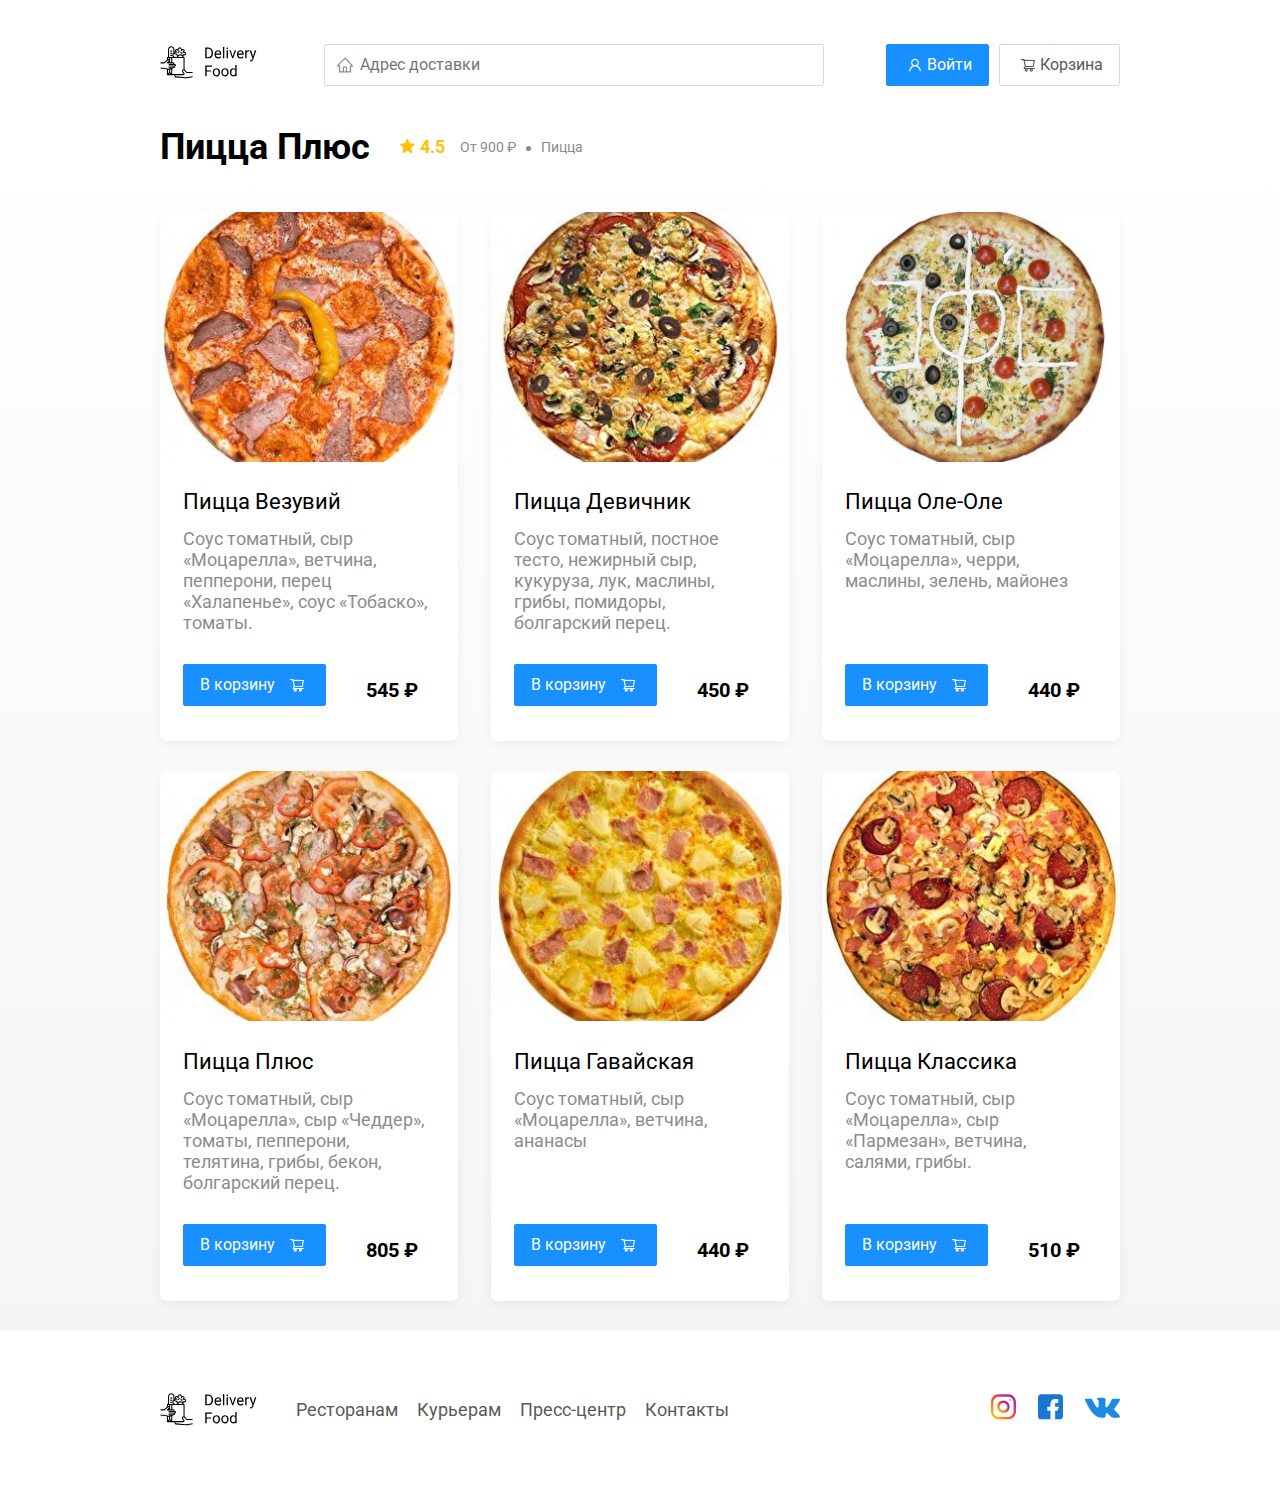
<file: restaurant.html>
<!DOCTYPE html>
<html lang="ru">
<head>
	<meta charset="UTF-8"/>
	<meta name="viewport" content="width=device-width, initial-scale=1.0"/>
	<title>PizzaBurger — доставка еды на дом</title>
	<link
			href="https://fonts.googleapis.com/css?family=Roboto:400,700&display=swap&subset=cyrillic"
			rel="stylesheet"
	/>
	<link rel="stylesheet" href="css/normalize.css"/>
	<link rel="stylesheet" href="css/style.css"/>
</head>
<body>
	<div class="container">
		<header class="header">
			<a href="index.html" class="logo">
				<img src="img/icon/logo.svg" alt="Logo"/>
			</a>
			<label class="address">
				<input type="text" class="input input-address" placeholder="Адрес доставки"/>
			</label>
			<div class="buttons">
				<button class="button button-primary button-auth">
					<span class="button-auth-svg"></span>
					<span class="button-text">Войти</span>
				</button>
				<button class="button" id="cart-button">
					<span class="button-cart-svg"></span>
					<span class="button-text">Корзина</span>
				</button>
			</div>
		</header>
	</div>
	<!-- /.container  -->

	<main class="main">
		<div class="container">
			<section class="menu">
				<div class="section-heading">
					<h2 class="section-title restaurant-title">Пицца Плюс</h2>
					<div class="card-info">
						<div class="rating">
							4.5
						</div>
						<div class="price">От 900 ₽</div>
						<div class="category">Пицца</div>
					</div>
					<!-- /.card-info -->
				</div>
				<div class="cards cards-menu">
					<div class="card">
						<img src="img/pizza-plus/pizza-vesuvius.jpg" alt="image" class="card-image"/>
						<div class="card-text">
							<div class="card-heading">
								<h3 class="card-title card-title-reg">Пицца Везувий</h3>
							</div>
							<!-- /.card-heading -->
							<div class="card-info">
								<div class="ingredients">Соус томатный, сыр «Моцарелла», ветчина, пепперони, перец
								                         «Халапенье», соус «Тобаско», томаты.
								</div>
							</div>
							<!-- /.card-info -->
							<div class="card-buttons">
								<button class="button button-primary button-add-cart">
									<span class="button-card-text">В корзину</span>
									<span class="button-cart-svg"></span>
								</button>
								<strong class="card-price-bold">545 ₽</strong>
							</div>
						</div>
						<!-- /.card-text -->
					</div>
					<!-- /.card -->

					<div class="card">
						<img src="img/pizza-plus/pizza-girls.jpg" alt="image" class="card-image"/>
						<div class="card-text">
							<div class="card-heading">
								<h3 class="card-title card-title-reg">Пицца Девичник</h3>
							</div>
							<!-- /.card-heading -->
							<div class="card-info">
								<div class="ingredients">Соус томатный, постное тесто, нежирный сыр, кукуруза, лук, маслины,
								                         грибы, помидоры, болгарский перец.
								</div>
							</div>
							<!-- /.card-info -->
							<div class="card-buttons">
								<button class="button button-primary button-add-cart">
									<span class="button-card-text">В корзину</span>
									<span class="button-cart-svg"></span>
								</button>
								<strong class="card-price-bold">450 ₽</strong>
							</div>
						</div>
						<!-- /.card-text -->
					</div>
					<!-- /.card -->

					<div class="card">
						<img src="img/pizza-plus/pizza-oleole.jpg" alt="image" class="card-image"/>
						<div class="card-text">
							<div class="card-heading">
								<h3 class="card-title card-title-reg">Пицца Оле-Оле</h3>
							</div>
							<!-- /.card-heading -->
							<div class="card-info">
								<div class="ingredients">Соус томатный, сыр «Моцарелла», черри, маслины, зелень, майонез
								</div>
							</div>
							<!-- /.card-info -->
							<div class="card-buttons">
								<button class="button button-primary button-add-cart">
									<span class="button-card-text">В корзину</span>
									<span class="button-cart-svg"></span>
								</button>
								<strong class="card-price-bold">440 ₽</strong>
							</div>
						</div>
						<!-- /.card-text -->
					</div>
					<!-- /.card -->

					<div class="card">
						<img src="img/pizza-plus/pizza-plus.jpg" alt="image" class="card-image"/>
						<div class="card-text">
							<div class="card-heading">
								<h3 class="card-title card-title-reg">Пицца Плюс</h3>
							</div>
							<!-- /.card-heading -->
							<div class="card-info">
								<div class="ingredients">Соус томатный, сыр «Моцарелла», сыр «Чеддер», томаты, пепперони,
								                         телятина, грибы, бекон, болгарский перец.
								</div>
							</div>
							<!-- /.card-info -->
							<div class="card-buttons">
								<button class="button button-primary button-add-cart">
									<span class="button-card-text">В корзину</span>
									<span class="button-cart-svg"></span>
								</button>
								<strong class="card-price-bold">805 ₽</strong>
							</div>
						</div>
						<!-- /.card-text -->
					</div>
					<!-- /.card -->

					<div class="card">
						<img src="img/pizza-plus/pizza-hawaiian.jpg" alt="image" class="card-image"/>
						<div class="card-text">
							<div class="card-heading">
								<h3 class="card-title card-title-reg">Пицца Гавайская</h3>
							</div>
							<!-- /.card-heading -->
							<div class="card-info">
								<div class="ingredients">Соус томатный, сыр «Моцарелла», ветчина, ананасы</div>
							</div>
							<!-- /.card-info -->
							<div class="card-buttons">
								<button class="button button-primary button-add-cart">
									<span class="button-card-text">В корзину</span>
									<span class="button-cart-svg"></span>
								</button>
								<strong class="card-price-bold">440 ₽</strong>
							</div>
						</div>
						<!-- /.card-text -->
					</div>
					<!-- /.card -->

					<div class="card">
						<img src="img/pizza-plus/pizza-classic.jpg" alt="image" class="card-image"/>
						<div class="card-text">
							<div class="card-heading">
								<h3 class="card-title card-title-reg">Пицца Классика</h3>
							</div>
							<!-- /.card-heading -->
							<div class="card-info">
								<div class="ingredients">Соус томатный, сыр «Моцарелла», сыр «Пармезан», ветчина, салями,
								                         грибы.
								</div>
							</div>
							<!-- /.card-info -->
							<div class="card-buttons">
								<button class="button button-primary button-add-cart">
									<span class="button-card-text">В корзину</span>
									<span class="button-cart-svg"></span>
								</button>
								<strong class="card-price-bold">510 ₽</strong>
							</div>
						</div>
						<!-- /.card-text -->
					</div>
					<!-- /.card -->
				</div>
				<!-- /.cards -->
			</section>
		</div>
		<!-- /.container -->
	</main>

	<footer class="footer">
		<div class="container">
			<div class="footer-block">
				<img src="img/icon/logo.svg" alt="logo" class="logo footer-logo"/>
				<nav class="footer-nav">
					<a href="#" class="footer-link">Ресторанам </a>
					<a href="#" class="footer-link">Курьерам</a>
					<a href="#" class="footer-link">Пресс-центр</a>
					<a href="#" class="footer-link">Контакты</a>
				</nav>
				<div class="social-links">
					<a href="#" class="social-link"><img src="img/social/instagram.svg" alt="instagram"/></a>
					<a href="#" class="social-link"><img src="img/social/fb.svg" alt="facebook"/></a>
					<a href="#" class="social-link"><img src="img/social/vk.svg" alt="vk"/></a>
				</div>
				<!-- /.social-links -->
			</div>
			<!-- /.footer-block -->
		</div>
	</footer>

	<div class="modal modal-cart">
		<div class="modal-dialog">
			<div class="modal-header">
				<h3 class="modal-title">Корзина</h3>
				<button class="close">&times;</button>
			</div>
			<!-- /.modal-header -->
			<div class="modal-body">
				<div class="food-row">
					<span class="food-name">Ролл угорь стандарт</span>
					<strong class="food-price">250 ₽</strong>
					<div class="food-counter">
						<button class="counter-button">-</button>
						<span class="counter">1</span>
						<button class="counter-button">+</button>
					</div>
				</div>
				<!-- /.foods-row -->
				<div class="food-row">
					<span class="food-name">Ролл угорь стандарт</span>
					<strong class="food-price">250 ₽</strong>
					<div class="food-counter">
						<button class="counter-button">-</button>
						<span class="counter">1</span>
						<button class="counter-button">+</button>
					</div>
				</div>
				<!-- /.foods-row -->
				<div class="food-row">
					<span class="food-name">Ролл угорь стандарт</span>
					<strong class="food-price">250 ₽</strong>
					<div class="food-counter">
						<button class="counter-button">-</button>
						<span class="counter">1</span>
						<button class="counter-button">+</button>
					</div>
				</div>
				<!-- /.foods-row -->
				<div class="food-row">
					<span class="food-name">Ролл угорь стандарт</span>
					<strong class="food-price">250 ₽</strong>
					<div class="food-counter">
						<button class="counter-button">-</button>
						<span class="counter">1</span>
						<button class="counter-button">+</button>
					</div>
				</div>
				<!-- /.foods-row -->
			</div>
			<!-- /.modal-body -->
			<div class="modal-footer">
				<span class="modal-pricetag">1250 ₽</span>
				<div class="footer-buttons">
					<button class="button button-primary">Оформить заказ</button>
					<button class="button clear-cart">Отмена</button>
				</div>
			</div>
			<!-- /.modal-footer -->
		</div>
		<!-- /.modal-dialog -->
	</div>


	<script src="js/main.js"></script>
</body>
</html>
</file>
<file: css/style.css>
* {
    box-sizing: border-box;
}

body {
    font-family: "Roboto", sans-serif;
    padding-top: 44px;
}

a,
button {
    cursor: pointer;
    color: inherit;
}

.hide {
    display: none;
}

.container {
    max-width: 1200px;
    margin: auto;
}

.header {
    display: flex;
    align-items: center;
    justify-content: space-between;
    margin-bottom: 40px;
}

.input {
    background-color: #ffffff;
    border: 1px solid #d9d9d9;
    border-radius: 2px;
    font-size: 16px;
    line-height: 24px;
    padding: 8px 8px 8px 35px;
    background-repeat: no-repeat;
    background-position: left 11px center;
}

.address {
    flex: 0.8;
}

.input-address {
    width: 100%;
    background-image: url(../img/icon/home.svg);
}

.search {
    margin-left: auto;
}

.input-search {
    width: 300px;
    background-image: url(../img/icon/search.svg);

}

.buttons {
    display: flex;
    align-items: center;
}

.button {
    display: flex;
    align-items: center;
    padding: 8px 16px;
    background: #ffffff;
    border: 1px solid #d9d9d9;
    box-sizing: border-box;
    box-shadow: 0 0 2px rgba(0, 0, 0, 0.0015);
    border-radius: 2px;
    color: #595959;
    font-size: 16px;
    line-height: 24px;
}

.button:hover {
    background: #1890ff;
    border: 1px solid #1890ff;
    color: #fff;
}


.button-primary {
    background: #1890ff;
    border: 1px solid #1890ff;
    color: #fff;
    margin-right: 10px;
}

.button-primary:hover {
    background: #ffffff;
    border: 1px solid #d9d9d9;
    color: #595959;
}

.button-icon {
    margin-right: 6px;
}

.button-card-text {
    margin-right: 10px;
}

.button-auth {
    background-position: 20px 13px;
}

.button-primary .button-auth-svg {
    width: 24px;
    height: 24px;
    background-color: #fff;
    -webkit-mask: url("../img/icon/user.svg") no-repeat 50% 50%;
    mask: url("../img/icon/user.svg") no-repeat 50% 50%;
    background-repeat: no-repeat;
}

.button-primary:hover .button-auth-svg {
    background-color: #595959;
}

.button .button-cart-svg {
    width: 24px;
    height: 24px;
    background-color: #595959;
    -webkit-mask: url("../img/icon/shopping-cart.svg") no-repeat 50% 50%;
    mask: url("../img/icon/shopping-cart.svg") no-repeat 50% 50%;
    background-repeat: no-repeat;
}

.button-primary .button-cart-svg {
    background-color: #fff;
}

.button:hover .button-cart-svg {
    background-color: #fff;
}

.button-primary:hover .button-cart-svg {
    background-color: #595959;
}

.button-cart {
    display: none;
    margin: 0 5px;
}

.button-out {
    display: none;
    margin: 0 5px;
}

.user-name {
    display: none;
    margin-right: 20px;
    margin-left: auto;
    font-weight: bold;
    font-size: 18px;
    max-width: 200px;
    overflow: hidden;
}

.promo-slider {

    width: 600px;
    height: 300px;

}

.promo {
    box-shadow: 0 7px 12px rgba(158, 158, 163, 0.1);
    border-radius: 10px;
    padding: 68px 70px;
    margin-bottom: 56px;
}

.pizza {
    background: #fff1b8 url(../img/promo/pizza.png) no-repeat top -100px right -250px / 830px
}

.kebab {
    background: #D6E4FF url(../img/promo/kebab.png) no-repeat top 45px right 40px / 450px;
}

.vegetables {
    background: #FFF566 url(../img/promo/vegetables.png) no-repeat top 0 right 0 / 825px
}

.sushi {
    background: #FFF1F0 url(../img/promo/sushi.png) no-repeat top 10px right 15px / 500px
}

.promo-title {
    font-style: normal;
    font-weight: bold;
    font-size: 39px;
    line-height: 46px;
    color: #302c34;
}

.promo-text {
    font-style: normal;
    font-weight: normal;
    font-size: 24px;
    line-height: 28px;
    color: #302c34;
    max-width: 538px;
}

.main {
    background: linear-gradient(180deg, rgba(245, 245, 245, 0) 1.04%, #f5f5f5 100%);
}

.section-heading {
    display: flex;
    align-items: center;
    margin-bottom: 44px;
}

.section-title {
    font-style: normal;
    font-weight: bold;
    font-size: 36px;
    line-height: 42px;
    margin: 0 30px 0 0;
    color: #000000;
}

.cards {
    display: flex;
    align-items: flex-start;
    justify-content: space-between;
    flex-wrap: wrap;
}

.card {
    background: #ffffff;
    box-shadow: 0 4px 12px rgba(0, 0, 0, 0.05);
    border-radius: 7px;
    overflow: hidden;
    margin-bottom: 30px;
    flex-basis: 31%;
    text-decoration: none;

}

.card-restaurant {
    cursor: pointer
}

.card-image {
    width: 100%;
    height: 250px;
    object-fit: cover;
}


.card-text {
    padding: 20px 23px 35px;
    min-height: 275px;
    display: flex;
    flex-direction: column;
}



.restaurants .card-text {
    min-height: auto;
}

.card-heading {
    display: flex;
    align-items: center;
    justify-content: space-between;
    margin-bottom: 10px;
}

.card-title {
    margin: 0;
    font-style: normal;
    font-weight: bold;
    font-size: 22px;
    line-height: 32px;
}

.card-title-reg {
    font-weight: 400;
}

.card-tag {
    font-style: normal;
    font-weight: normal;
    font-size: 12px;
    line-height: 20px;
    color: #ffffff;
    background: #262626;
    border-radius: 2px;
    padding: 1px 8px;
}

.card-info {
    display: flex;
    align-items: center;
    flex-wrap: wrap;
}

.card-buttons {
    display: flex;
    margin-top: 24px;
    flex-grow: 1;
    align-items: flex-end;
}

.card-price-bold {
    font-weight: bold;
    font-size: 20px;
    line-height: 32px;
    margin-left: 30px;
}

.rating {
    background-image: url("../img/icon/rating.svg");
    background-repeat: no-repeat;
    background-position: 0 7px;
    padding-left: 20px;
    margin-right: 26px;
    color: #ffc107;
    font-weight: bold;
    font-size: 18px;
    line-height: 32px;
}

.price,
.category {
    color: #8c8c8c;
    font-size: 18px;
    line-height: 32px;
}

.price {
    margin-right: 10px;
}

.ingredients {
    color: #8c8c8c;
    font-size: 18px;
    line-height: 21px;
}

.category {
    text-overflow: ellipsis;
    overflow: hidden;
    white-space: nowrap;
    max-width: 150px;
}

.price:after {
    content: "";
    width: 5px;
    height: 5px;
    background-color: #8c8c8c;
    display: inline-block;
    vertical-align: middle;
    border-radius: 50%;
    margin-left: 10px;
}

.footer {
    padding: 60px 0;
}

.footer-block {
    display: flex;
    align-items: center;
    justify-content: space-between;
}

.footer-nav {
    margin-left: 35px;
    margin-right: auto;
}

.footer-link {
    display: inline-block;
    color: #595959;
    font-style: normal;
    font-weight: normal;
    font-size: 18px;
    line-height: 21px;
    text-decoration: none;
}

.footer-link:not(:last-child) {
    margin-right: 15px;
}

.social-links {
    display: flex;
    align-items: center;
}

.social-link:not(:last-child) {
    margin-right: 21px;
}

.modal {
    position: fixed;
    left: 0;
    top: 0;
    width: 100%;
    height: 100%;
    background: rgba(0, 0, 0, 0.4);
    display: none;
    z-index: 999;
}

.modal-auth {
    position: fixed;
    left: 0;
    top: 0;
    width: 100%;
    height: 100%;
    background: rgba(0, 0, 0, 0.4);
    display: none;
    z-index: 999;
}

.is-open {
    display: flex;
}

.modal-dialog {
    max-width: 780px;
    width: 95%;
    background: #ffffff;
    border-radius: 5px;
    margin: auto;
    padding: 40px 45px;
}

.modal-dialog-auth {
    width: auto;
    position: relative;
}

.label-auth {
    display: block;
    margin: 30px;
}

.label-auth span {
    width: 80px;
    display: inline-block;
}

.modal-header {
    display: flex;
    align-items: center;
    justify-content: space-between;
    margin-bottom: 45px;
}

.modal-title {
    margin: 0;
    font-weight: bold;
    font-size: 36px;
    line-height: 42px;
}

.close {
    font-size: 36px;
    border: none;
    background-color: transparent;
}

.close-auth {
    font-size: 36px;
    border: none;
    background-color: transparent;
    position: absolute;
    top: 10px;
    right: 20px;
}

.modal-body {
    margin-bottom: 22px;
}

.food-row {
    display: flex;
    align-items: flex-start;
    justify-content: space-between;
    padding-bottom: 8px;
    border-bottom: 1px solid #d9d9d9;
    margin-bottom: 15px;
}

.food-name {
    font-weight: normal;
    font-size: 18px;
    line-height: 32px;
}

.food-price {
    margin-left: auto;
    margin-right: 47px;
    font-weight: bold;
    font-size: 20px;
    line-height: 32px;
}

.food-counter {
    display: flex;
    align-items: center;
}

.counter-button {
    display: flex;
    align-items: center;
    justify-content: center;
    width: 39px;
    height: 32px;
    background: #ffffff;
    border: 1px solid #40a9ff;
    box-sizing: border-box;
    border-radius: 2px;
    font-weight: normal;
    font-size: 14px;
    line-height: 22px;
    color: #40a9ff;
}

.counter-button:hover {
    background: #40a9ff;
    border: 1px solid #ffffff;
    color: #ffffff;
}

.counter {
    font-size: 16px;
    line-height: 24px;
    margin-left: 10px;
    margin-right: 10px;
}

.modal-footer {
    display: flex;
    align-items: center;
    justify-content: space-between;
}

.modal-auth .modal-footer {
    justify-content: flex-end;
}

.footer-buttons {
    display: flex;
    align-items: center;
}

.modal-pricetag {
    background: #262626;
    border-radius: 5px;
    color: #ffffff;
    padding: 15px 20px;
    font-size: 20px;
    line-height: 23px;
}

@media (max-width: 1366px) {
    .container {
        max-width: 960px;
    }

    .pizza {
        background-position: center right -300px;
        background-size: 750px;
    }


    .kebab {
        background-position: top -5px right -93px;
        background-size: 530px;
    }

    .vegetables {
        background-position: top 0 right -93px;
        background-size: 820px;
    }

    .sushi {
        background-position: center right -90px;
    }

    .rating {
        margin-right: 15px;
    }

    .category,
    .price {
        font-size: 14px;
    }
}

@media (max-width: 992px) {
    .container {
        max-width: 750px;
    }



    .pizza {
        padding: 50px;
        background-size: 500px;
        background-position: center right -200px;
    }


    .kebab {
        background-position: top 55px right -100px;
        background-size: 385px;
    }

    .vegetables {
        background-position: top 0 right -280px;
        background-size: 810px;
    }

    .sushi {
        background-position: top 30px right -175px;
    }



    .promo-text {
        font-size: 18px;
        max-width: 400px;
    }

    .card {
        flex-basis: 49%;
    }

    .footer-link {
        font-size: 16px;
    }
}

@media (max-width: 768px) {
    .container {
        max-width: 560px;
    }

    .card-info {
        flex-wrap: wrap;
    }

    .card .rating {
        flex-basis: 100%;
    }

    .card-title {
        font-size: 18px;
    }

    .card-text {
        min-height: 290px;
    }

    .card-price-bold {
        margin-left: 20px;
    }


    .pizza {
        background-size: 400px;
        background-position: bottom 50px right -200px;
    }


    .kebab {
        background-position: top -5px right -74px;
        background-size: 300px;
    }

    .vegetables {
        background-position: top 0 right -240px;
        background-size: 702px;
    }

    .sushi {
        background-position: top -24px right -75px;
        background-size: 302px;
    }

    .promo-title {
        font-size: 24px;
        line-height: 1.4;
    }

    .promo-text {
        margin-top: 0;
    }

    .modal-dialog {
      padding: 20px;
    }
    
    .modal-dialog-auth {
      width: 100;
      position: relative;
    }
}

@media (max-width: 578px) {
    .container {
        width: 90%;
    }

    .address {
        min-width: 100%;
        order: 1;
    }

    .header {
        flex-wrap: wrap;
    }

    .input-address {
        margin-top: 15px;
        order: 5;
        flex: 1;
    }

    .promo {
        background-image: none;
    }

    .promo-title {
        margin-bottom: 10px;
    }

    .section-title {
        font-size: 20px;
    }

    .card {
        flex-basis: 100%;
    }

    .card-text {
        min-height: auto;
    }

    .card-image {
        width: 100%;
    }

    .footer {
        padding: 30px 0;
    }

    .footer-block {
        align-items: flex-start;
    }

    .footer-nav {
        margin-left: 0;
        margin-right: 0;
        order: 0;
        display: flex;
        flex-direction: column;
    }

    .footer-logo {
        margin-right: 15px;
        order: 1;
    }

    .social-links {
        order: 2;
    }
}

@media (max-width: 480px) {
    .button-text {
        display: none;
    }

    .button-icon {
        margin: 0;
    }

    .user-name {
        margin: 10px;

    }

    .buttons {
        flex-wrap: wrap;
        margin-left: auto;
    }

    .button {
        min-height: 40px;
        padding: 5px 12px;

    }

    .button-out-svg {
        width: 24px;
        height: 24px;
        background-color: #fff;
        -webkit-mask: url(../img/icon/logout.svg) no-repeat 50% 50%;
        mask: url(../img/icon/logout.svg) no-repeat 50% 50%;
        background-repeat: no-repeat;
        -webkit-mask-size: 20px;
        mask-size: 20px;
    }

    .promo {
        padding: 20px;
    }

    .section-heading {
        flex-wrap: wrap;
    }

    .footer-block {
        flex-wrap: wrap;
        flex-direction: column;
        align-items: center;
    }

    .footer-logo {
        order: 0;
        margin-bottom: 20px;
    }

    .footer-nav {
        margin-bottom: 20px;
        text-align: center;
    }

    .footer-link:not(:last-child) {
        margin-right: 0;
    }
}
</file>
